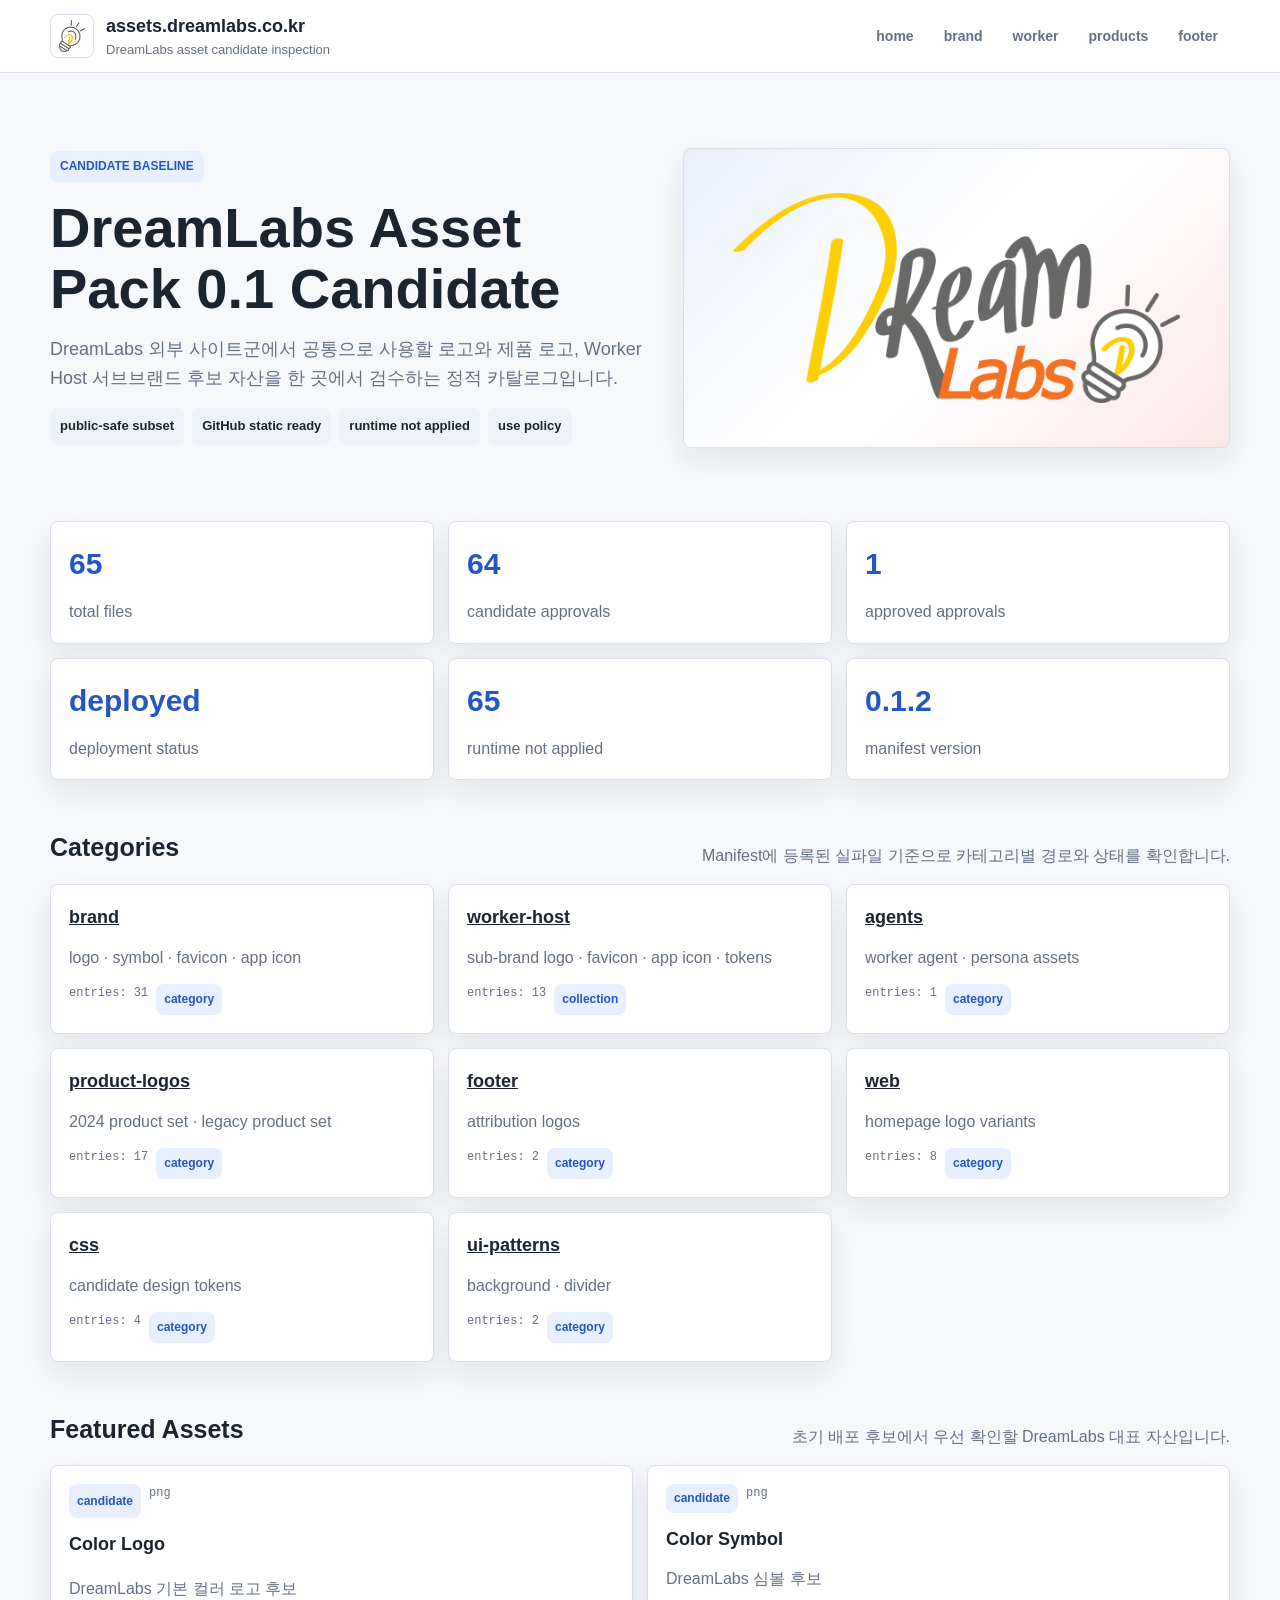
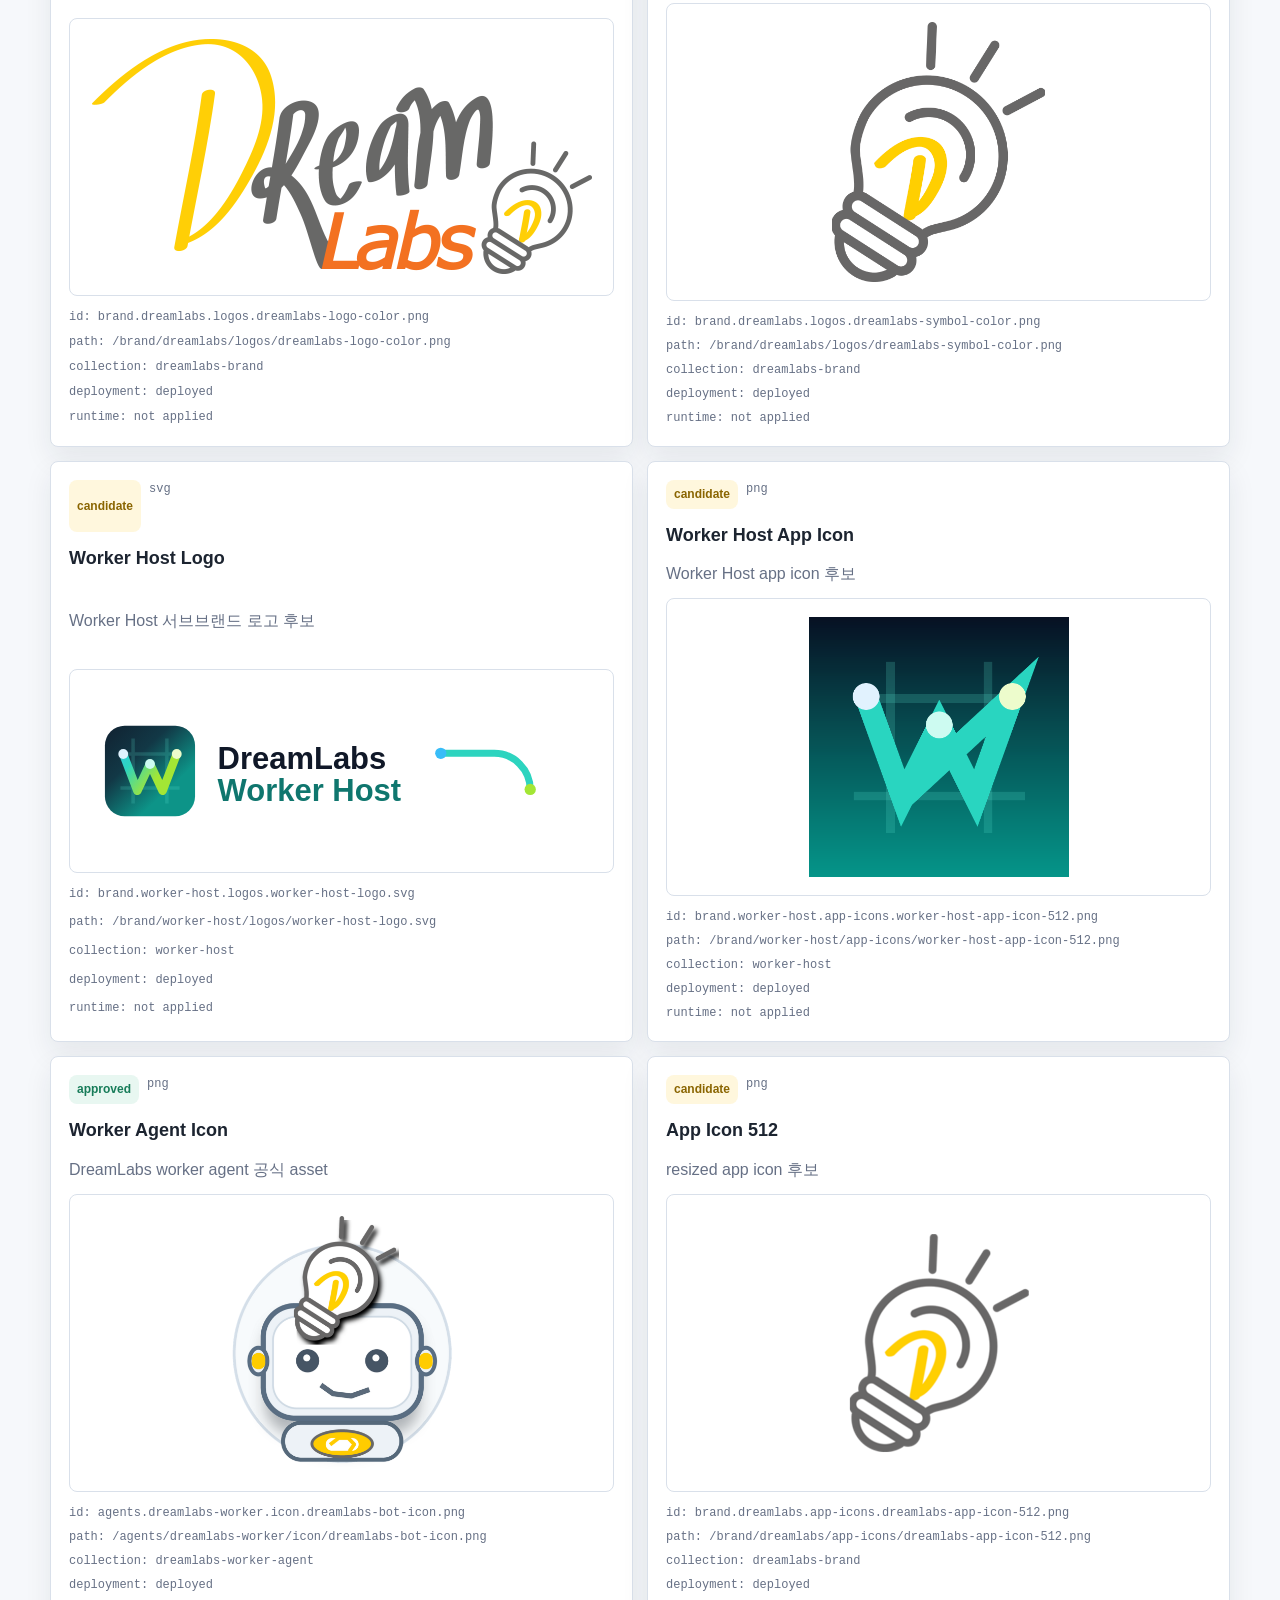
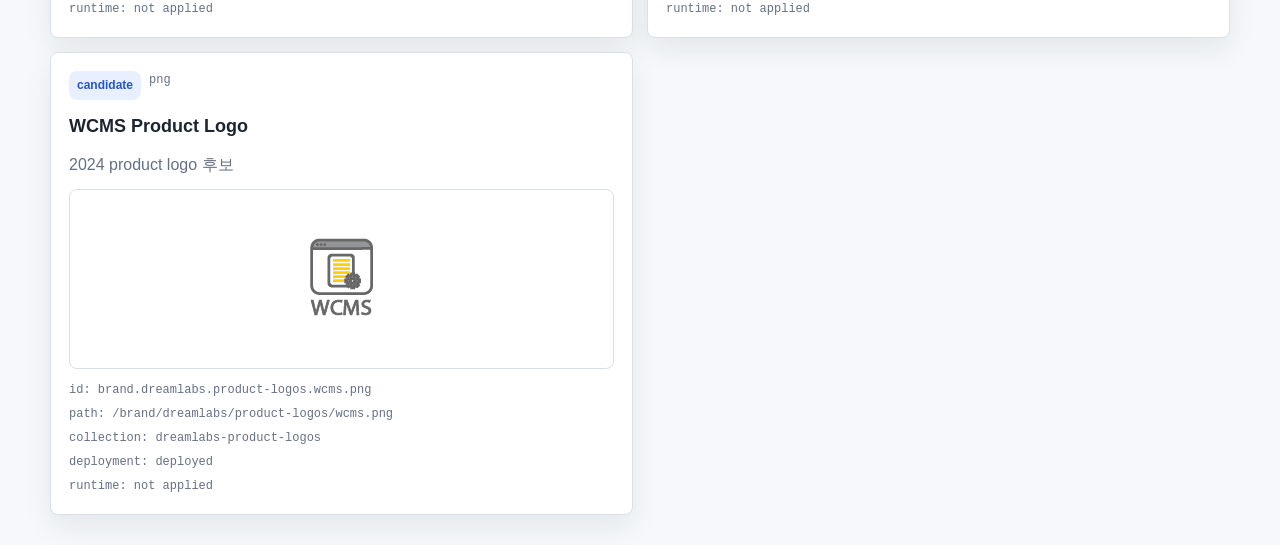
<file: index.html>
<!doctype html>
<html lang="ko">
<head>
  <meta charset="utf-8">
  <meta name="viewport" content="width=device-width,initial-scale=1">
  <title>assets.dreamlabs.co.kr | DreamLabs Asset Pack 0.1 Candidate</title>
  <meta name="description" content="DreamLabs public-safe brand and product asset candidate inspection catalog">
  <link rel="icon" href="./brand/dreamlabs/favicon/favicon.ico">
  <link rel="stylesheet" href="./styles.css">
  <script src="./inspection.js" defer></script>
</head>
<body data-page="home">
  <header class="site-header">
    <div class="wrap header-bar">
      <a class="brand-lockup" href="./index.html">
        <img data-asset="/brand/dreamlabs/logos/dreamlabs-symbol-color.png" src="./brand/dreamlabs/logos/dreamlabs-symbol-color.png" alt="">
        <div>
          <strong>assets.dreamlabs.co.kr</strong>
          <span>DreamLabs asset candidate inspection</span>
        </div>
      </a>
      <nav class="top-nav" aria-label="inspection navigation">
        <a href="./index.html">home</a>
        <a href="./brand/index.html">brand</a>
        <a href="./brand/worker-host/index.html">worker</a>
        <a href="./product-logos/index.html">products</a>
        <a href="./footer/index.html">footer</a>
      </nav>
    </div>
  </header>

  <main class="wrap">
    <section class="hero">
      <div class="hero-copy">
        <span class="eyebrow">candidate baseline</span>
        <h1>DreamLabs Asset Pack 0.1 Candidate</h1>
        <p class="lead">DreamLabs 외부 사이트군에서 공통으로 사용할 로고와 제품 로고, Worker Host 서브브랜드 후보 자산을 한 곳에서 검수하는 정적 카탈로그입니다.</p>
        <div class="chip-row">
          <span class="chip">public-safe subset</span>
          <span class="chip">GitHub static ready</span>
          <span class="chip">runtime not applied</span>
          <a class="chip" href="./docs/asset-policy.md">use policy</a>
        </div>
      </div>
      <div class="hero-mark" aria-hidden="true">
        <img data-asset="/brand/dreamlabs/logos/dreamlabs-logo-color.png" src="./brand/dreamlabs/logos/dreamlabs-logo-color.png" alt="">
      </div>
    </section>

    <section class="section">
      <div id="page-error"></div>
      <div id="summary-metrics" class="metric-row"></div>
    </section>

    <section class="section">
      <div class="section-heading">
        <h2>Categories</h2>
        <p>Manifest에 등록된 실파일 기준으로 카테고리별 경로와 상태를 확인합니다.</p>
      </div>
      <div id="home-categories" class="grid grid-3"></div>
    </section>

    <section class="section">
      <div class="section-heading">
        <h2>Featured Assets</h2>
        <p>초기 배포 후보에서 우선 확인할 DreamLabs 대표 자산입니다.</p>
      </div>
      <div id="home-featured" class="grid grid-2"></div>
    </section>
  </main>
</body>
</html>
</file>
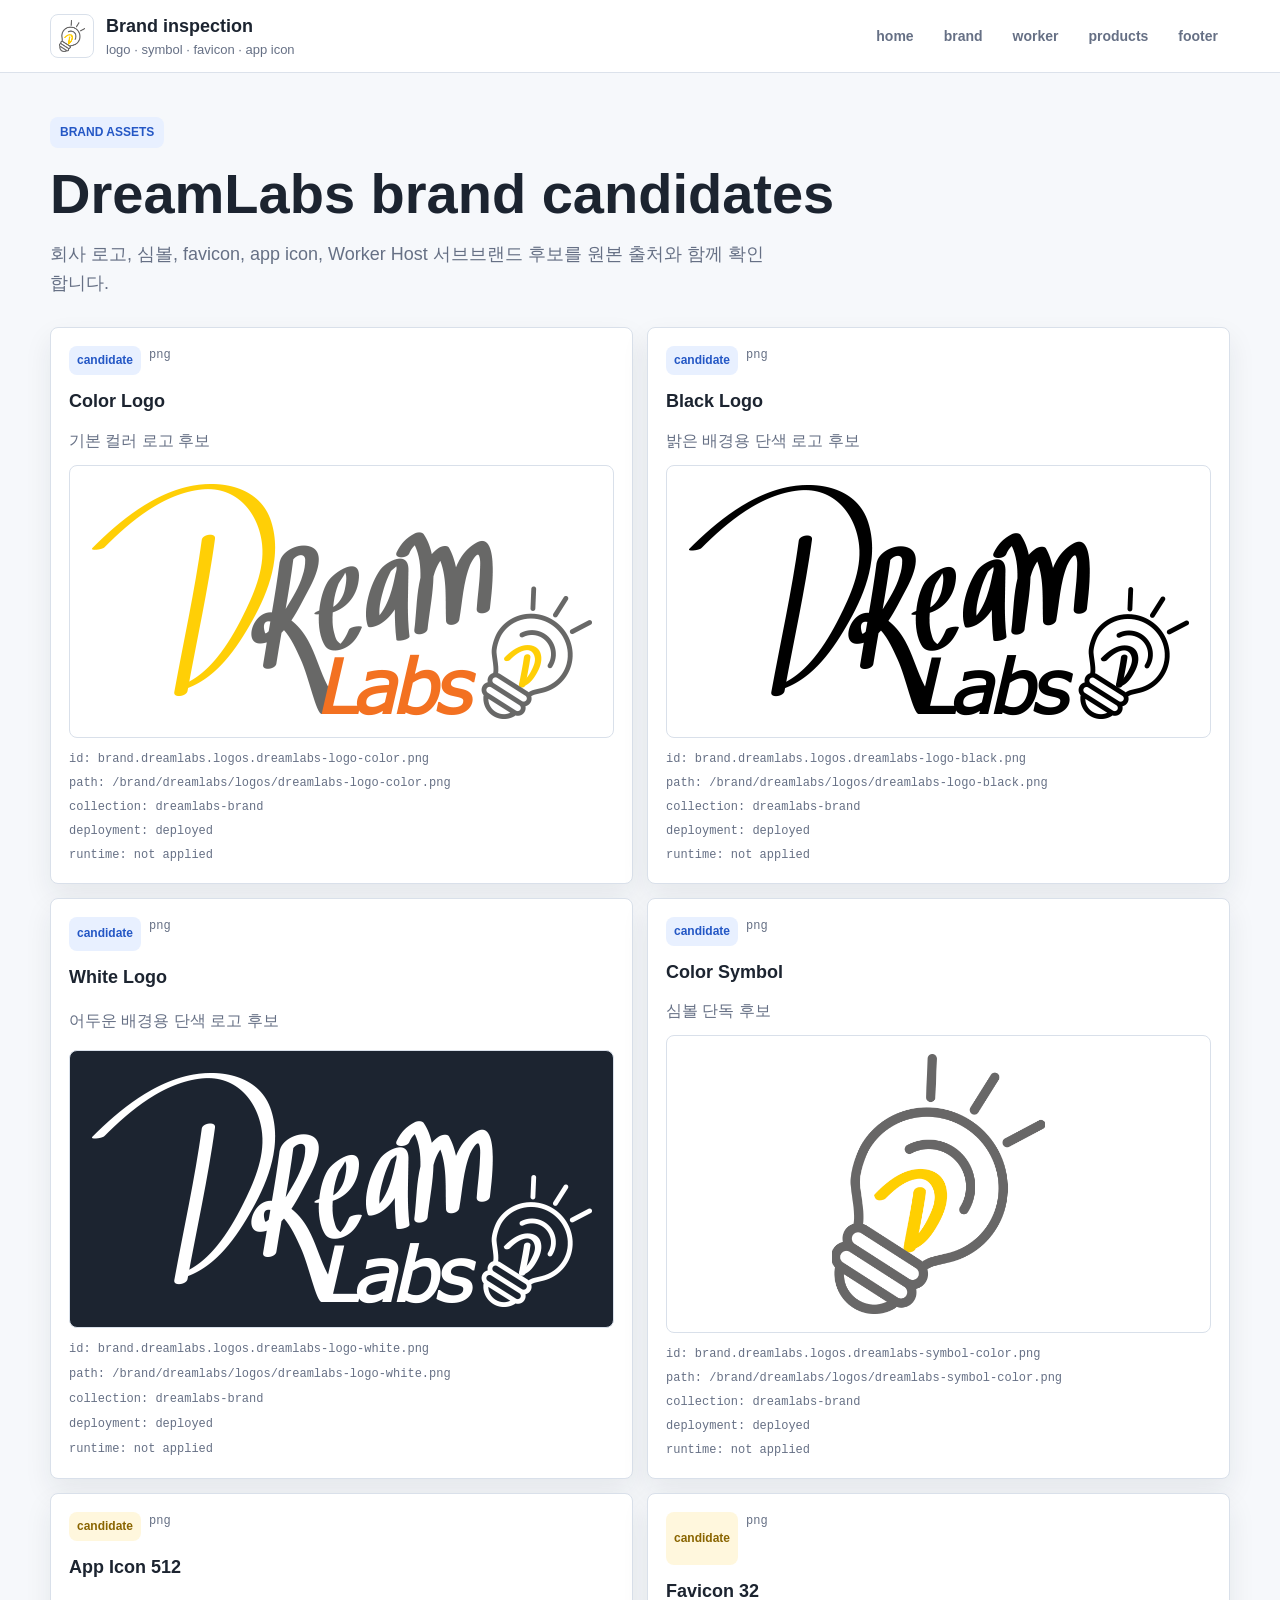
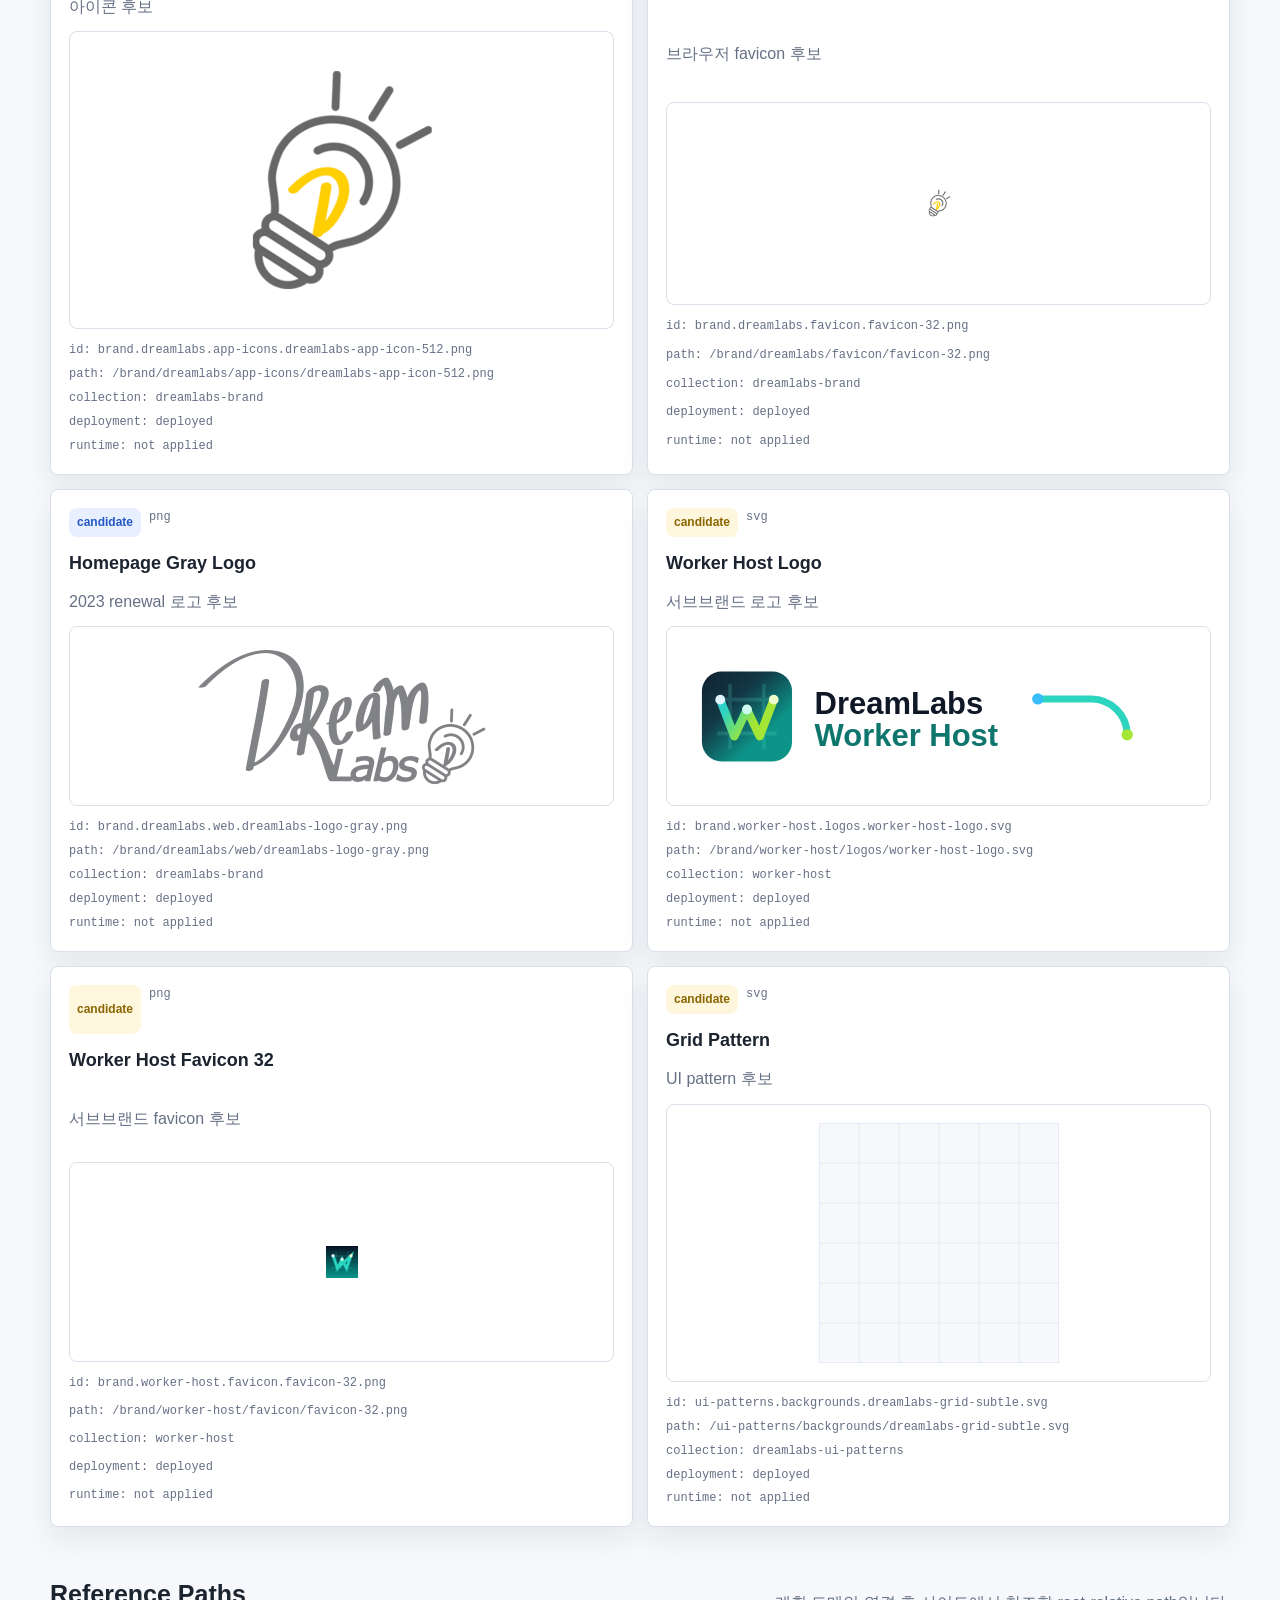
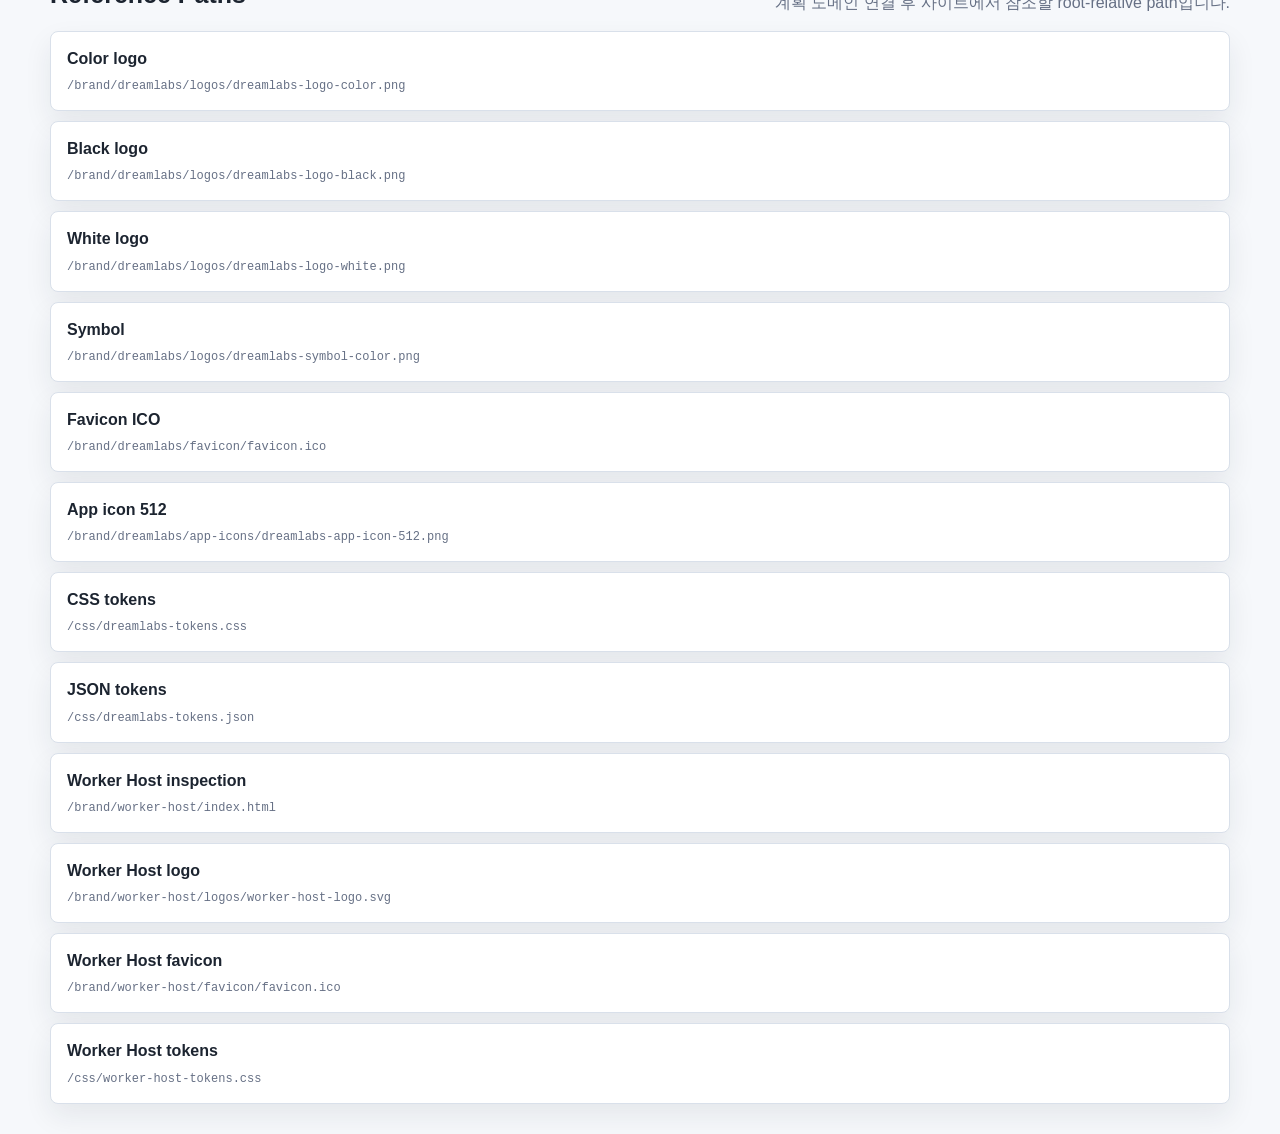
<file: brand/index.html>
<!doctype html>
<html lang="ko">
<head>
  <meta charset="utf-8">
  <meta name="viewport" content="width=device-width,initial-scale=1">
  <title>DreamLabs Brand Inspection</title>
  <link rel="icon" href="../brand/dreamlabs/favicon/favicon.ico">
  <link rel="stylesheet" href="../styles.css">
  <script src="../inspection.js" defer></script>
</head>
<body data-page="brand">
  <header class="site-header">
    <div class="wrap header-bar">
      <a class="brand-lockup" href="../index.html">
        <img data-asset="/brand/dreamlabs/logos/dreamlabs-symbol-color.png" src="../brand/dreamlabs/logos/dreamlabs-symbol-color.png" alt="">
        <div>
          <strong>Brand inspection</strong>
          <span>logo · symbol · favicon · app icon</span>
        </div>
      </a>
      <nav class="top-nav" aria-label="inspection navigation">
        <a href="../index.html">home</a>
        <a href="./index.html">brand</a>
        <a href="./worker-host/index.html">worker</a>
        <a href="../product-logos/index.html">products</a>
        <a href="../footer/index.html">footer</a>
      </nav>
    </div>
  </header>

  <main class="wrap">
    <section class="page-title">
      <span class="eyebrow">brand assets</span>
      <h1>DreamLabs brand candidates</h1>
      <p class="lead">회사 로고, 심볼, favicon, app icon, Worker Host 서브브랜드 후보를 원본 출처와 함께 확인합니다.</p>
    </section>

    <section class="section">
      <div id="page-error"></div>
      <div id="brand-featured-grid" class="grid grid-2"></div>
    </section>

    <section class="section">
      <div class="section-heading">
        <h2>Reference Paths</h2>
        <p>계획 도메인 연결 후 사이트에서 참조할 root-relative path입니다.</p>
      </div>
      <div id="brand-reference-list" class="path-list"></div>
    </section>
  </main>
</body>
</html>
</file>
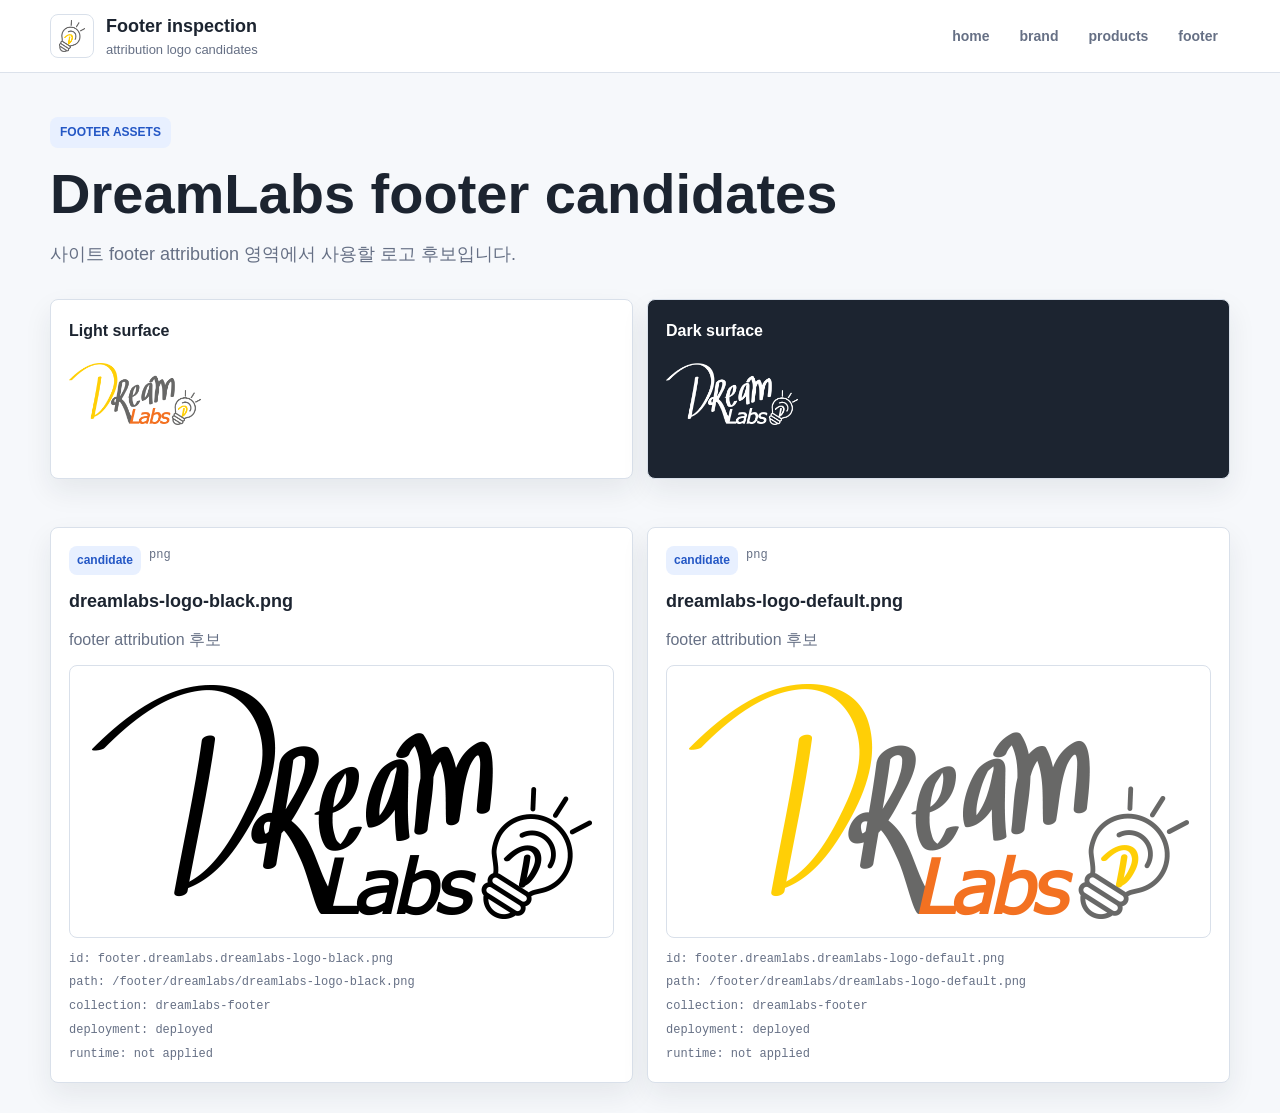
<file: footer/index.html>
<!doctype html>
<html lang="ko">
<head>
  <meta charset="utf-8">
  <meta name="viewport" content="width=device-width,initial-scale=1">
  <title>DreamLabs Footer Asset Inspection</title>
  <link rel="icon" href="../brand/dreamlabs/favicon/favicon.ico">
  <link rel="stylesheet" href="../styles.css">
  <script src="../inspection.js" defer></script>
</head>
<body data-page="footer">
  <header class="site-header">
    <div class="wrap header-bar">
      <a class="brand-lockup" href="../index.html">
        <img data-asset="/brand/dreamlabs/logos/dreamlabs-symbol-color.png" src="../brand/dreamlabs/logos/dreamlabs-symbol-color.png" alt="">
        <div>
          <strong>Footer inspection</strong>
          <span>attribution logo candidates</span>
        </div>
      </a>
      <nav class="top-nav" aria-label="inspection navigation">
        <a href="../index.html">home</a>
        <a href="../brand/index.html">brand</a>
        <a href="../product-logos/index.html">products</a>
        <a href="./index.html">footer</a>
      </nav>
    </div>
  </header>

  <main class="wrap">
    <section class="page-title">
      <span class="eyebrow">footer assets</span>
      <h1>DreamLabs footer candidates</h1>
      <p class="lead">사이트 footer attribution 영역에서 사용할 로고 후보입니다.</p>
    </section>

    <section class="section">
      <div id="page-error"></div>
      <div id="footer-surface-preview" class="surface-row"></div>
    </section>

    <section class="section">
      <div id="footer-asset-grid" class="grid grid-2"></div>
    </section>
  </main>
</body>
</html>
</file>
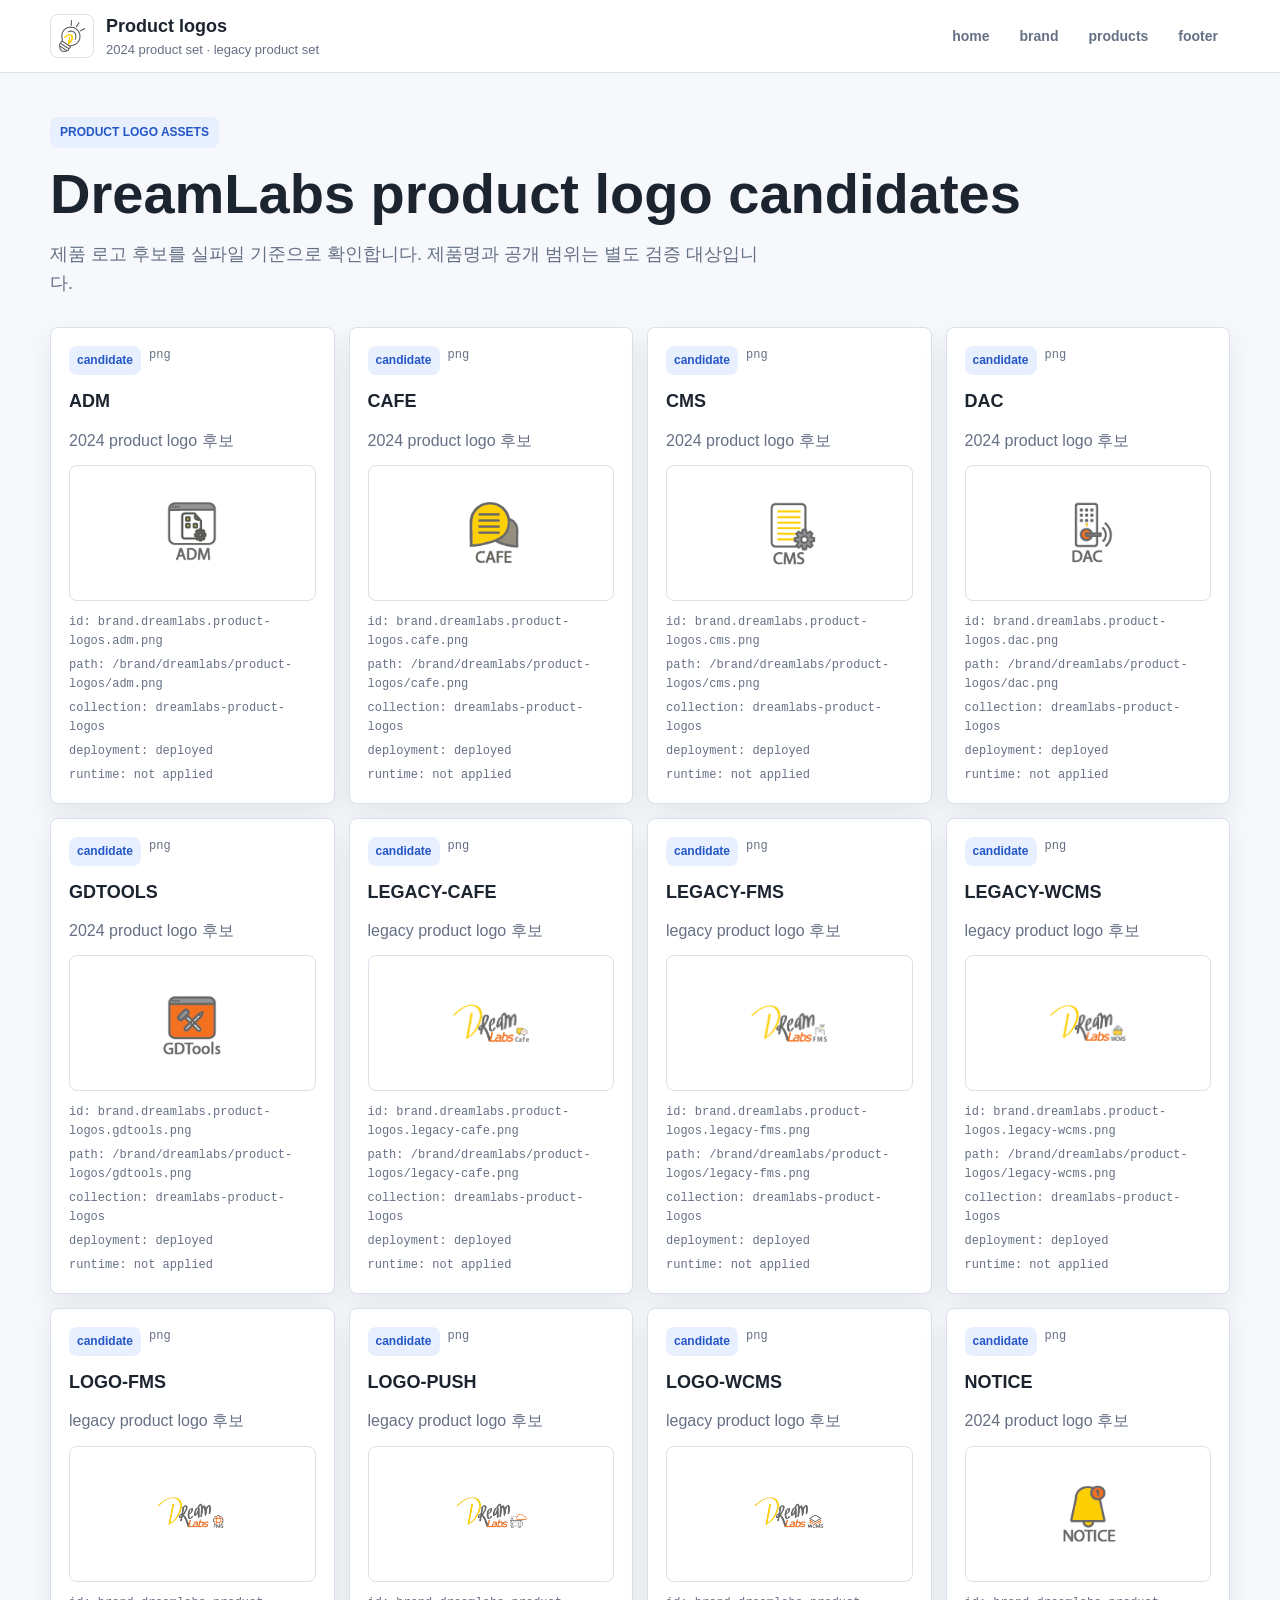
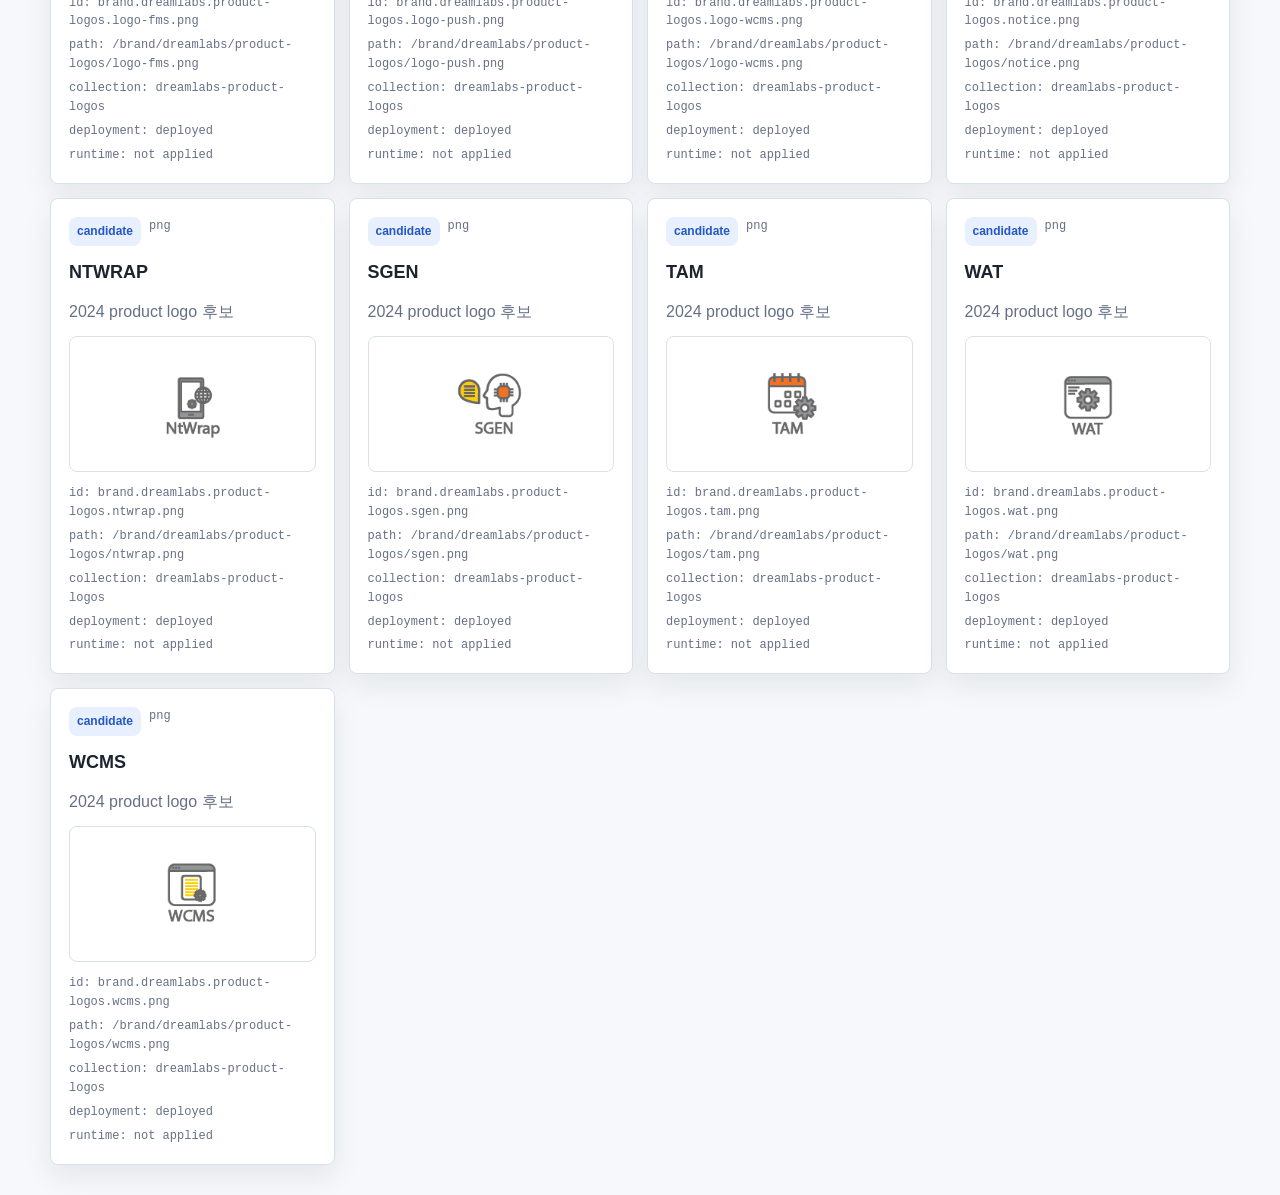
<file: product-logos/index.html>
<!doctype html>
<html lang="ko">
<head>
  <meta charset="utf-8">
  <meta name="viewport" content="width=device-width,initial-scale=1">
  <title>DreamLabs Product Logo Inspection</title>
  <link rel="icon" href="../brand/dreamlabs/favicon/favicon.ico">
  <link rel="stylesheet" href="../styles.css">
  <script src="../inspection.js" defer></script>
</head>
<body data-page="products">
  <header class="site-header">
    <div class="wrap header-bar">
      <a class="brand-lockup" href="../index.html">
        <img data-asset="/brand/dreamlabs/logos/dreamlabs-symbol-color.png" src="../brand/dreamlabs/logos/dreamlabs-symbol-color.png" alt="">
        <div>
          <strong>Product logos</strong>
          <span>2024 product set · legacy product set</span>
        </div>
      </a>
      <nav class="top-nav" aria-label="inspection navigation">
        <a href="../index.html">home</a>
        <a href="../brand/index.html">brand</a>
        <a href="./index.html">products</a>
        <a href="../footer/index.html">footer</a>
      </nav>
    </div>
  </header>

  <main class="wrap">
    <section class="page-title">
      <span class="eyebrow">product logo assets</span>
      <h1>DreamLabs product logo candidates</h1>
      <p class="lead">제품 로고 후보를 실파일 기준으로 확인합니다. 제품명과 공개 범위는 별도 검증 대상입니다.</p>
    </section>

    <section class="section">
      <div id="page-error"></div>
      <div id="product-grid" class="grid product-grid"></div>
    </section>
  </main>
</body>
</html>
</file>
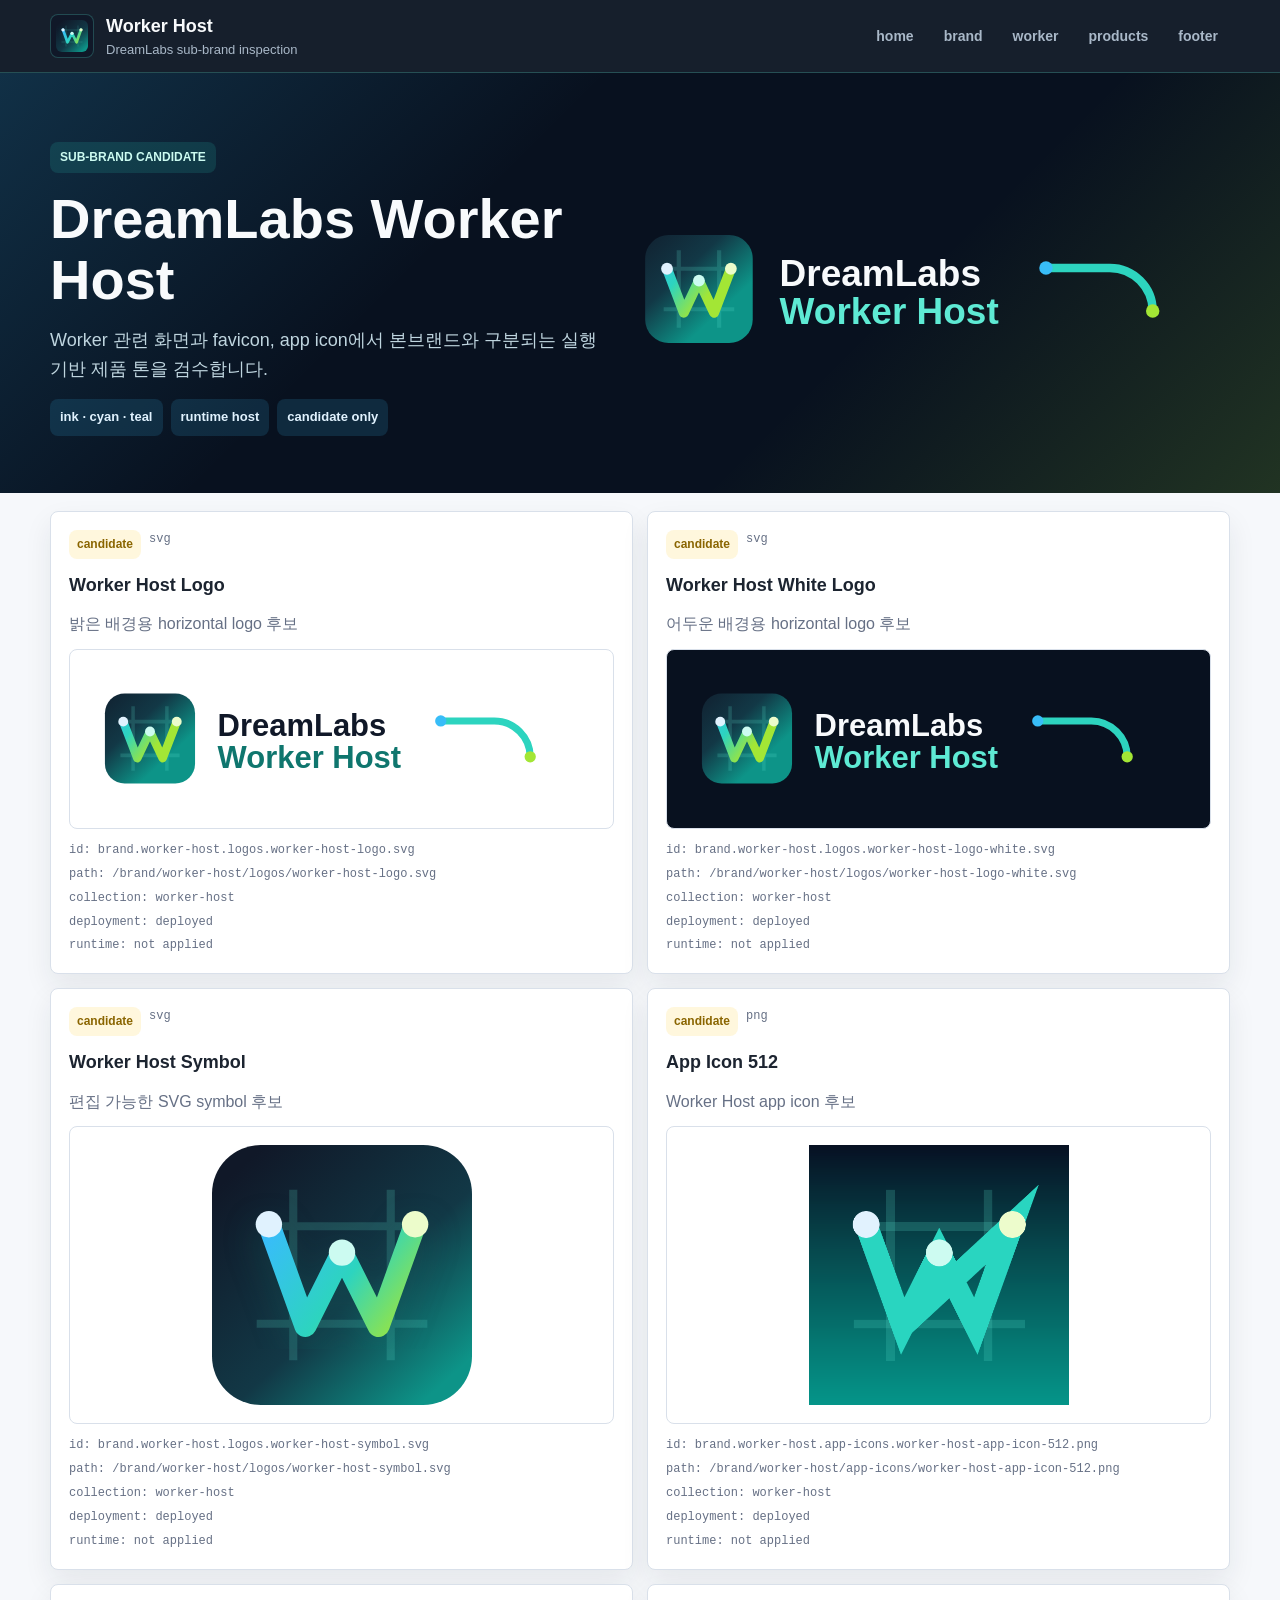
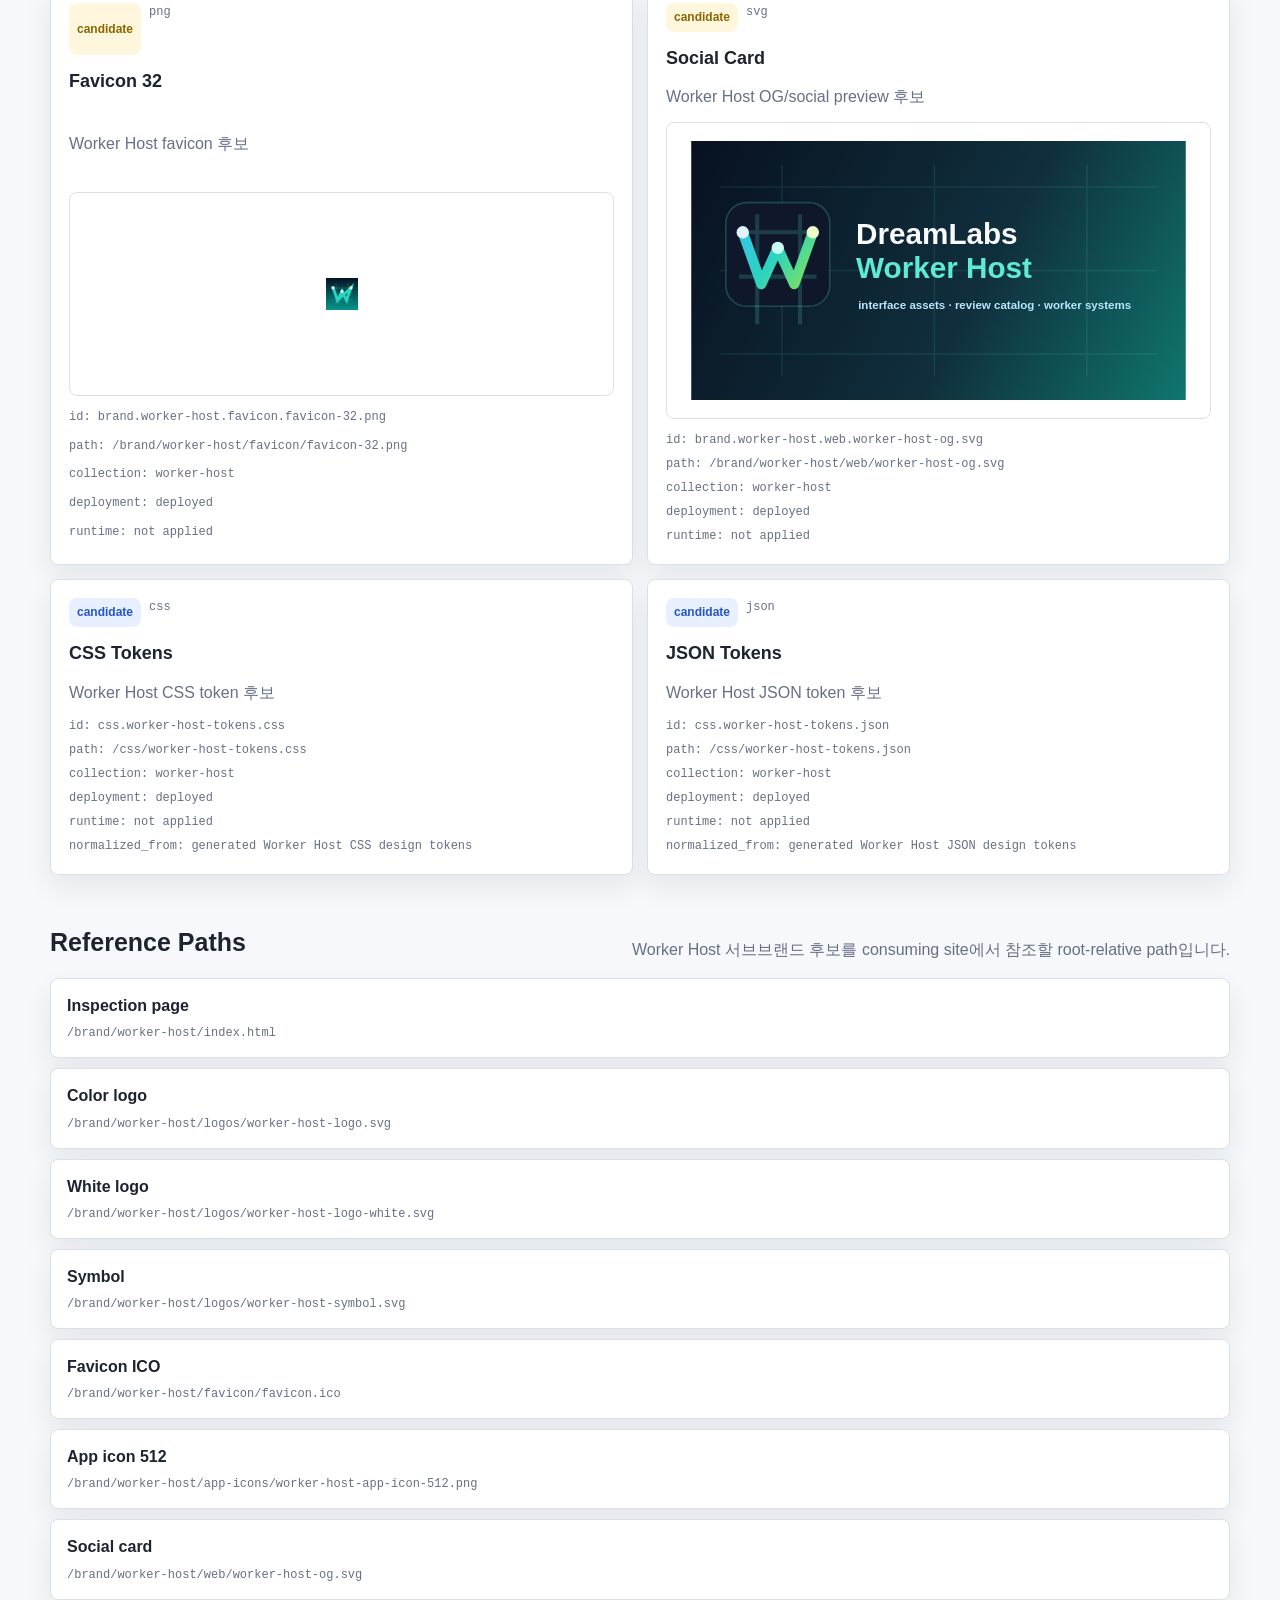
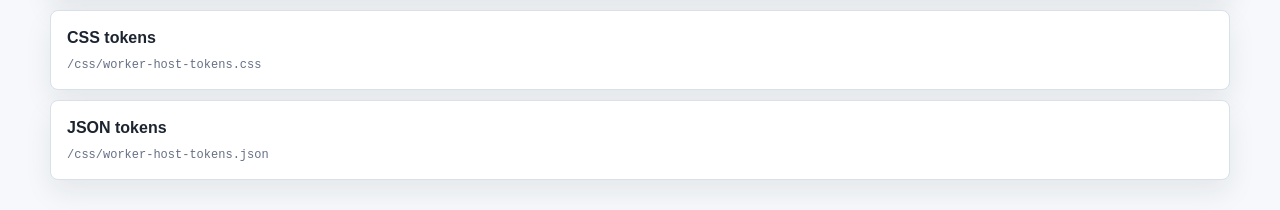
<file: brand/worker-host/index.html>
<!doctype html>
<html lang="ko">
<head>
  <meta charset="utf-8">
  <meta name="viewport" content="width=device-width,initial-scale=1">
  <title>Worker Host Brand Inspection</title>
  <link rel="icon" href="./favicon/favicon.ico">
  <link rel="stylesheet" href="../../styles.css">
  <script src="../../inspection.js" defer></script>
</head>
<body data-page="worker-host">
  <header class="site-header site-header--worker">
    <div class="wrap header-bar">
      <a class="brand-lockup" href="../../index.html">
        <img data-asset="/brand/worker-host/logos/worker-host-symbol.svg" src="./logos/worker-host-symbol.svg" alt="">
        <div>
          <strong>Worker Host</strong>
          <span>DreamLabs sub-brand inspection</span>
        </div>
      </a>
      <nav class="top-nav" aria-label="inspection navigation">
        <a href="../../index.html">home</a>
        <a href="../index.html">brand</a>
        <a href="./index.html">worker</a>
        <a href="../../product-logos/index.html">products</a>
        <a href="../../footer/index.html">footer</a>
      </nav>
    </div>
  </header>

  <main>
    <section class="worker-hero">
      <div class="wrap worker-hero__inner">
        <div class="worker-hero__copy">
          <span class="eyebrow eyebrow--worker">sub-brand candidate</span>
          <h1>DreamLabs Worker Host</h1>
          <p class="lead">Worker 관련 화면과 favicon, app icon에서 본브랜드와 구분되는 실행 기반 제품 톤을 검수합니다.</p>
          <div class="chip-row">
            <span class="chip chip--worker">ink · cyan · teal</span>
            <span class="chip chip--worker">runtime host</span>
            <span class="chip chip--worker">candidate only</span>
          </div>
        </div>
        <img class="worker-hero__mark" src="./logos/worker-host-logo-white.svg" alt="DreamLabs Worker Host">
      </div>
    </section>

    <div class="wrap">
      <section class="section">
        <div id="page-error"></div>
        <div id="worker-host-featured-grid" class="grid grid-2"></div>
      </section>

      <section class="section">
        <div class="section-heading">
          <h2>Reference Paths</h2>
          <p>Worker Host 서브브랜드 후보를 consuming site에서 참조할 root-relative path입니다.</p>
        </div>
        <div id="worker-host-reference-list" class="path-list"></div>
      </section>
    </div>
  </main>
</body>
</html>
</file>
<file: styles.css>
:root {
  --bg: #f6f8fb;
  --surface: #ffffff;
  --surface-2: #eef3f9;
  --line: #d9e0ea;
  --text: #1c2430;
  --muted: #667085;
  --blue: #2457c5;
  --blue-soft: #e8f0ff;
  --red: #d9343f;
  --red-soft: #fff0f1;
  --green: #177c59;
  --yellow: #f4bf45;
  --worker-ink: #08111f;
  --worker-cyan: #38bdf8;
  --worker-teal: #0d9488;
  --worker-teal-soft: #ccfbf1;
  --worker-lime: #a3e635;
  --shadow: 0 12px 28px rgba(28, 36, 48, 0.08);
  --radius: 8px;
}

* {
  box-sizing: border-box;
}

body {
  margin: 0;
  color: var(--text);
  background: var(--bg);
  font-family: Inter, Pretendard, "Segoe UI", Arial, sans-serif;
  line-height: 1.58;
}

a {
  color: inherit;
}

img {
  display: block;
  max-width: 100%;
}

.wrap {
  width: min(1180px, calc(100% - 32px));
  margin: 0 auto;
}

.site-header {
  position: sticky;
  top: 0;
  z-index: 20;
  border-bottom: 1px solid rgba(217, 224, 234, 0.92);
  background: rgba(255, 255, 255, 0.94);
  backdrop-filter: blur(12px);
}

.header-bar {
  min-height: 72px;
  display: flex;
  align-items: center;
  justify-content: space-between;
  gap: 20px;
}

.brand-lockup {
  display: inline-flex;
  align-items: center;
  gap: 12px;
  min-width: 0;
  text-decoration: none;
}

.brand-lockup img {
  width: 44px;
  height: 44px;
  object-fit: contain;
  border: 1px solid var(--line);
  border-radius: var(--radius);
  background: var(--surface);
  padding: 5px;
}

.brand-lockup strong,
.brand-lockup span {
  display: block;
}

.brand-lockup strong {
  font-size: 18px;
}

.brand-lockup span {
  color: var(--muted);
  font-size: 13px;
}

.top-nav {
  display: flex;
  flex-wrap: wrap;
  gap: 6px;
}

.top-nav a {
  padding: 8px 11px;
  border: 1px solid transparent;
  border-radius: var(--radius);
  color: var(--muted);
  font-size: 14px;
  font-weight: 700;
  text-decoration: none;
}

.top-nav a:hover {
  border-color: var(--line);
  color: var(--blue);
  background: var(--blue-soft);
}

.site-header--worker {
  border-bottom-color: rgba(94, 234, 212, 0.24);
  background: rgba(8, 17, 31, 0.94);
}

.site-header--worker .brand-lockup strong {
  color: #f8fafc;
}

.site-header--worker .brand-lockup span,
.site-header--worker .top-nav a {
  color: #a9b8c8;
}

.site-header--worker .brand-lockup img {
  border-color: rgba(94, 234, 212, 0.24);
  background: #101828;
}

.site-header--worker .top-nav a:hover {
  border-color: rgba(94, 234, 212, 0.34);
  color: var(--worker-teal-soft);
  background: rgba(45, 212, 191, 0.12);
}

.hero {
  display: grid;
  grid-template-columns: minmax(0, 1.05fr) minmax(260px, 0.95fr);
  align-items: center;
  gap: 28px;
  min-height: 430px;
  padding: 44px 0 24px;
}

.hero-copy,
.page-title {
  display: grid;
  gap: 16px;
}

.page-title {
  padding: 44px 0 12px;
}

.hero-mark {
  min-height: 300px;
  display: grid;
  place-items: center;
  border: 1px solid var(--line);
  border-radius: var(--radius);
  background:
    linear-gradient(135deg, rgba(36, 87, 197, 0.1), transparent 45%),
    linear-gradient(315deg, rgba(217, 52, 63, 0.12), transparent 44%),
    var(--surface);
  box-shadow: var(--shadow);
  padding: 36px;
}

.hero-mark img {
  max-height: 210px;
  object-fit: contain;
}

.worker-hero {
  min-height: 420px;
  color: #f8fafc;
  background:
    linear-gradient(135deg, rgba(56, 189, 248, 0.18), transparent 36%),
    linear-gradient(315deg, rgba(163, 230, 53, 0.16), transparent 34%),
    #08111f;
  overflow: hidden;
}

.worker-hero__inner {
  display: grid;
  grid-template-columns: minmax(0, 0.95fr) minmax(280px, 1.05fr);
  align-items: center;
  gap: 28px;
  min-height: 420px;
  padding: 54px 0 42px;
}

.worker-hero__copy {
  display: grid;
  gap: 16px;
}

.worker-hero__copy .lead {
  color: #bfd5df;
}

.worker-hero__mark {
  width: 100%;
  max-height: 230px;
  object-fit: contain;
}

.eyebrow,
.badge,
.chip {
  display: inline-flex;
  width: fit-content;
  align-items: center;
  border-radius: var(--radius);
  font-weight: 800;
}

.eyebrow {
  padding: 6px 10px;
  color: var(--blue);
  background: var(--blue-soft);
  font-size: 12px;
  text-transform: uppercase;
}

.eyebrow--worker {
  color: var(--worker-teal-soft);
  background: rgba(45, 212, 191, 0.14);
}

h1,
h2,
h3,
p {
  margin: 0;
}

h1 {
  font-size: clamp(32px, 5vw, 56px);
  line-height: 1.08;
}

h2 {
  font-size: 25px;
}

h3 {
  font-size: 18px;
}

.lead,
.section-heading p,
.card p {
  color: var(--muted);
}

.lead {
  max-width: 720px;
  font-size: 18px;
}

.chip-row {
  display: flex;
  flex-wrap: wrap;
  gap: 8px;
}

.chip {
  padding: 8px 10px;
  background: var(--surface-2);
  color: var(--text);
  font-size: 13px;
  text-decoration: none;
}

.chip--worker {
  color: #e0f2fe;
  background: rgba(56, 189, 248, 0.14);
}

.section {
  padding: 18px 0 30px;
}

.section-heading {
  display: flex;
  align-items: end;
  justify-content: space-between;
  gap: 18px;
  margin-bottom: 16px;
}

.section-heading p {
  max-width: 620px;
}

.grid {
  display: grid;
  gap: 14px;
}

.grid-2 {
  grid-template-columns: repeat(2, minmax(0, 1fr));
}

.grid-3 {
  grid-template-columns: repeat(3, minmax(0, 1fr));
}

.product-grid {
  grid-template-columns: repeat(4, minmax(0, 1fr));
}

.card,
.metric-card,
.surface {
  border: 1px solid var(--line);
  border-radius: var(--radius);
  background: var(--surface);
  box-shadow: var(--shadow);
}

.card,
.metric-card {
  display: grid;
  gap: 12px;
  padding: 18px;
}

.metric-row {
  display: grid;
  grid-template-columns: repeat(3, minmax(0, 1fr));
  gap: 14px;
}

.metric-card strong {
  color: var(--blue);
  font-size: 30px;
}

.metric-card span,
.meta,
.mono {
  color: var(--muted);
}

.badge {
  padding: 5px 8px;
  font-size: 12px;
}

.badge.candidate {
  background: var(--blue-soft);
  color: var(--blue);
}

.badge.approved {
  background: #e8f7f1;
  color: var(--green);
}

.badge.generated {
  background: #fff7dd;
  color: #8a6500;
}

.mono {
  font-family: Consolas, "Courier New", monospace;
  font-size: 12px;
  overflow-wrap: anywhere;
}

.meta {
  display: grid;
  gap: 5px;
}

.preview {
  min-height: 180px;
  display: grid;
  place-items: center;
  overflow: hidden;
  border: 1px solid var(--line);
  border-radius: var(--radius);
  background: #ffffff;
  padding: 18px;
}

.preview--dark {
  background: #1c2430;
}

.preview--worker-dark {
  background: #08111f;
}

.preview--soft {
  background: var(--surface-2);
}

.preview img {
  max-height: 260px;
  object-fit: contain;
}

.product-card .preview {
  min-height: 136px;
}

.product-card img {
  width: 76px;
  height: 76px;
  object-fit: contain;
}

.category-card {
  min-height: 150px;
}

.category-card__meta {
  display: flex;
  flex-wrap: wrap;
  gap: 8px;
}

.path-list {
  display: grid;
  gap: 10px;
}

.path-list .card {
  gap: 6px;
  padding: 14px 16px;
}

.surface-row {
  display: grid;
  grid-template-columns: repeat(2, minmax(0, 1fr));
  gap: 14px;
}

.surface {
  min-height: 180px;
  padding: 18px;
}

.surface--dark {
  color: #ffffff;
  background: #1c2430;
}

.surface__logos {
  display: flex;
  align-items: center;
  gap: 16px;
  margin-top: 20px;
}

.surface__logos img {
  max-height: 62px;
  width: auto;
}

.error-card {
  color: #8b1f2c;
  background: var(--red-soft);
}

@media (max-width: 1020px) {
  .grid-3,
  .product-grid {
    grid-template-columns: repeat(2, minmax(0, 1fr));
  }
}

@media (max-width: 760px) {
  .header-bar,
  .hero,
  .worker-hero__inner,
  .section-heading,
  .grid-2,
  .grid-3,
  .product-grid,
  .metric-row,
  .surface-row {
    grid-template-columns: 1fr;
  }

  .header-bar,
  .section-heading {
    display: grid;
    align-items: start;
  }

  .header-bar {
    padding: 14px 0;
  }

  .hero {
    min-height: auto;
  }
}
</file>
